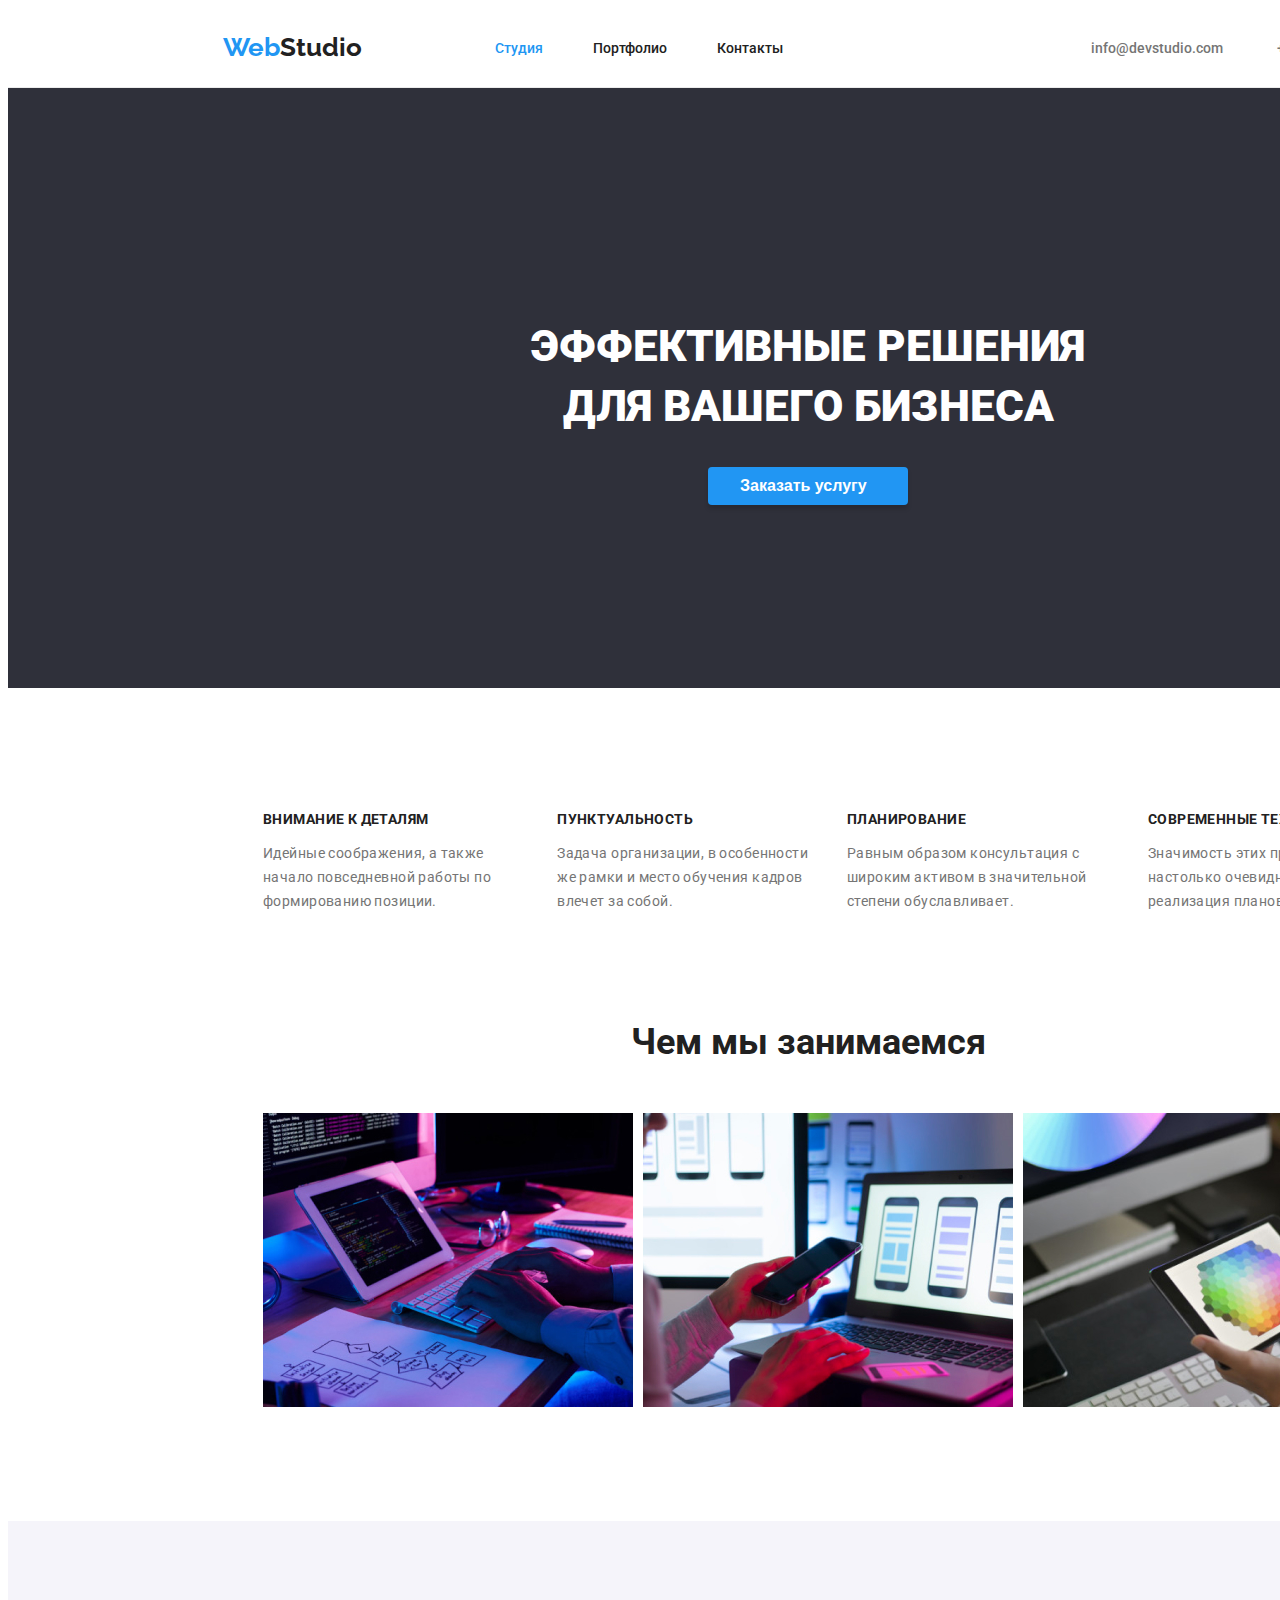
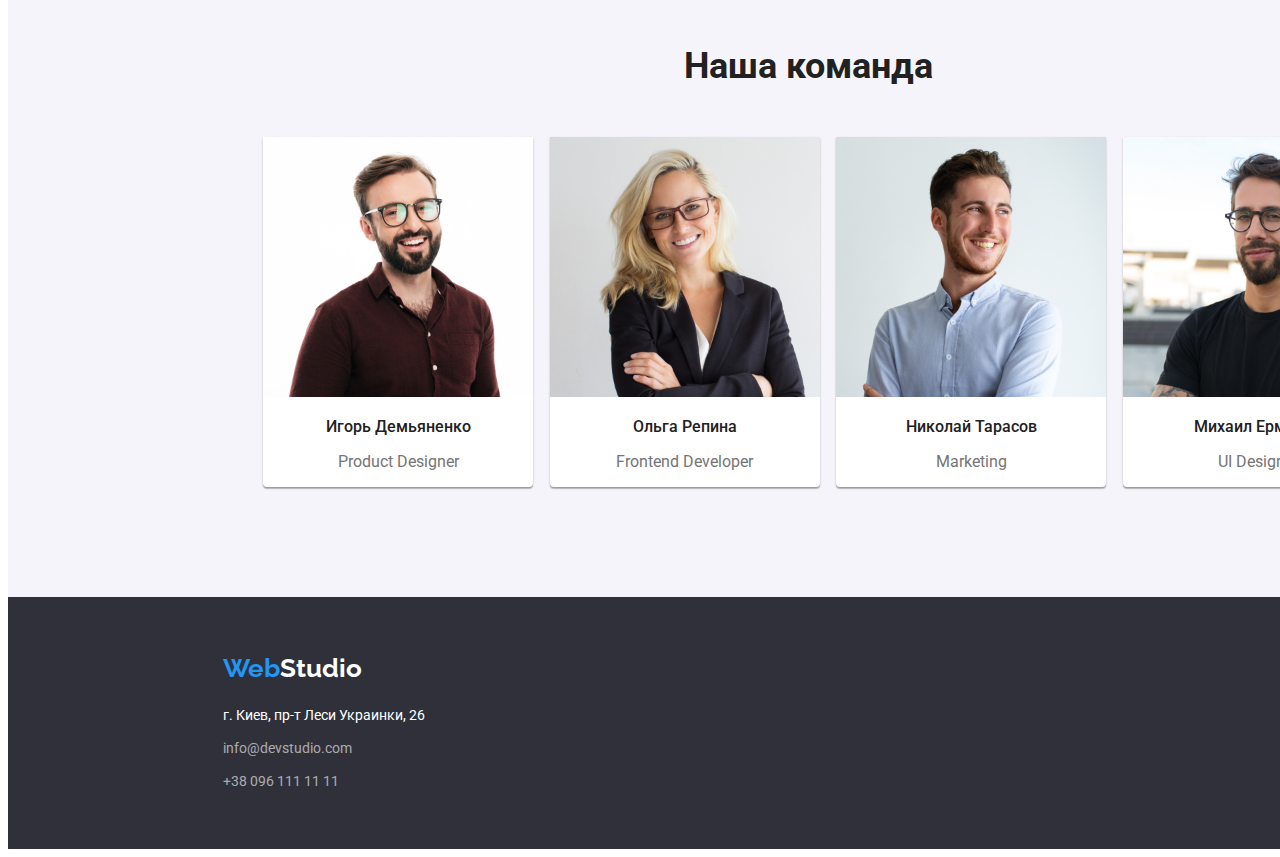
<file: index.html>
<!DOCTYPE html>
<html lang="en">
<head>
    <meta charset="UTF-8">
    <meta http-equiv="X-UA-Compatible" content="IE=edge">
    <meta name="viewport" content="width=device-width, initial-scale=1.0">
    <link href="https://fonts.googleapis.com/css2?family=Raleway:wght@700&family=Roboto:wght@400;500;700;900&display=swap" rel="stylesheet">
    <link rel="stylesheet" href="./css/style.css">
    <title>Studio</title>
</head>
<body>

    <div class="wrapper">

        <!-- Header - block -->


        <header class="header">
            <a href="./index.html" class="header-logo"><span class="logo-web">Web</span><span class="logo-studio">Studio</span></a>
            <nav class="header-nav">
                <ul class="nav-list">
                    <li><a class="nav-link active" href="./index.html">Студия</a></li>
                    <li><a class="nav-link" href="./portfolio.html">Портфолио</a></li>
                    <li><a class="nav-link" href="#">Контакты</a></li>
                </ul>            
            </nav>
            <div class="header-contacts">
                <a href="mailto:info@devstudio.com" class="contacts-mail">info@devstudio.com</a>
                <a href="tel:+380961111111" class="contacts-number">+38 096 111 11 11</a>
            </div>
        </header>


        <!-- Main - Block, Studio (index) Page -->

        <main class="main-block">
            <section class="title-section">
                <h1>Эффективные решения <br/> для вашего бизнеса</h1>
                <button type="button" class="get-btn">Заказать услугу</button>
            </section>

            <div class="container">
                <section class="about">
                    <ul class="about-list">
                        <li class="about-item">
                            <h3 class="about-item-title">Внимание к деталям</h3>
                            <p>Идейные соображения, а также начало повседневной работы по формированию позиции.</p>
                        </li>
                        <li class="about-item">
                            <h3 class="about-item-title">Пунктуальность</h3>
                            <p>Задача организации, в особенности же рамки и место обучения кадров влечет за собой.</p>
                        </li>
                        <li class="about-item">
                            <h3 class="about-item-title">Планирование</h3>
                            <p>Равным образом консультация с широким активом в значительной степени обуславливает.</p>
                        </li>
                        <li class="about-item">
                            <h3 class="about-item-title">Современные технологии</h3>
                            <p>Значимость этих проблем настолько очевидна, что реализация плановых заданий.</p>
                        </li>
                    </ul>
                </section>
                
                <section class="we-do">
                    <h2>Чем мы занимаемся</h2>
                    <ul class="work-type-list">
                        <li><img src="./images/img-1.jpg" alt="пишет код на ПК" width="370"></li>
                        <li><img src="./images/img-2.jpg" alt="пишет код под телефон" width="370"></li>
                        <li><img src="./images/img-3.jpg" alt="пишет код под планшет" width="370"></li>
                    </ul>
                </section>
            </div>

                <section class="team-section container">
                    <h2>Наша команда</h2>
                    <ul class="team-list">
                        <li class="team-item">
                            <img src="./images/photo-1.jpg" alt="фото Игорь Демьяненко" width="270">
                            <h3>Игорь Демьяненко</h3>
                            <p class="team-item-text">Product Designer</p>
                        </li>
                        <li class="team-item">
                            <img src="./images/photo-2.jpg" alt="фото Ольга Репина" width="270">
                            <h3>Ольга Репина</h3>
                            <p class="team-item-text">Frontend Developer</p>
                        </li>
                        <li class="team-item">
                            <img src="./images/photo-3.jpg" alt="фото Николай Тарасов" width="270">
                            <h3>Николай Тарасов</h3>
                            <p class="team-item-text">Marketing</p>
                        </li>
                        <li class="team-item"> 
                            <img src="./images/photo-4.jpg" alt="фото Михаил Ермаков" width="270">
                            <h3>Михаил Ермаков</h3>
                            <p class="team-item-text">UI Designer</p>
                        </li>
                    </ul>
                </section>
        </main>


        <!-- Foote - block -->
        
        <footer class="footer container">
            <a href="./index.html"><span class="logo-web">Web</span><span class="footer-logo-studio">Studio</span></a>
            <address class="address">г. Киев, пр-т Леси Украинки, 26</address>
            <a href="mailto:info@devstudio.com" class="footer-mail">info@devstudio.com</a>
            <a href="tel:+380961111111" class="footer-number">+38 096 111 11 11</a>
        </footer>
    </div>
</body>
</html>
</file>
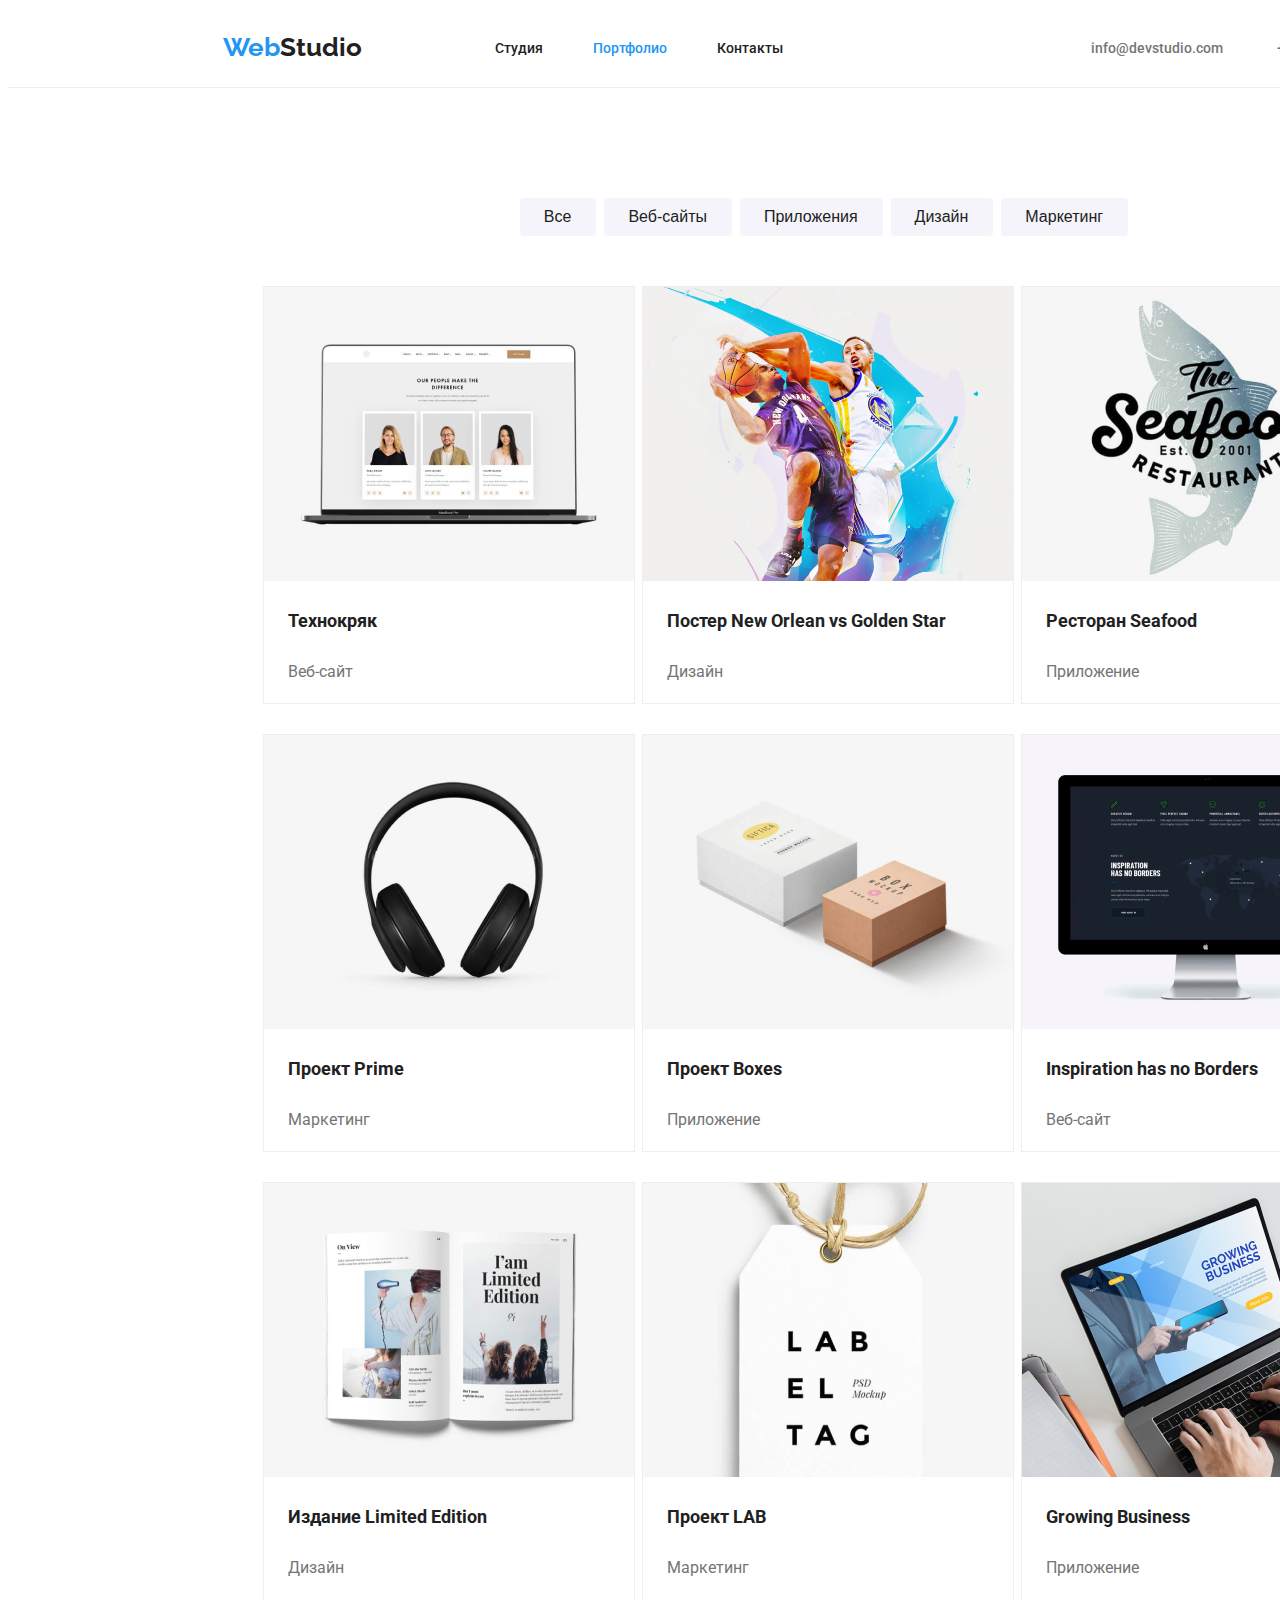
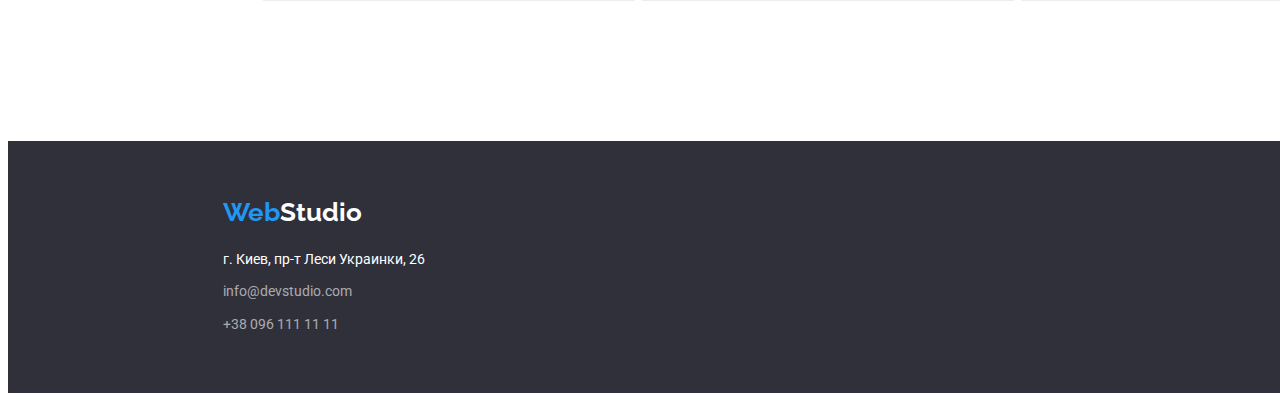
<file: portfolio.html>
<!DOCTYPE html>
<html lang="en">
<head>
    <meta charset="UTF-8">
    <meta http-equiv="X-UA-Compatible" content="IE=edge">
    <meta name="viewport" content="width=device-width, initial-scale=1.0">
    <link href="https://fonts.googleapis.com/css2?family=Raleway:wght@700&family=Roboto:wght@400;500;700;900&display=swap"
        rel="stylesheet">
    <link rel="stylesheet" href="./css/style.css">
    <title>Portfolio</title>
</head>
    <body>

        <div class="wrapper">

            <!-- Header - block -->

            <header class="header">
                <a href="./index.html" class="header-logo"><span class="logo-web">Web</span><span
                        class="logo-studio">Studio</span></a>
                <nav class="header-nav">
                    <ul class="nav-list">
                        <li><a class="nav-link" href="./index.html">Студия</a></li>
                        <li><a class="nav-link active" href="./portfolio.html">Портфолио</a></li>
                        <li><a class="nav-link" href="#">Контакты</a></li>
                    </ul>
                </nav>
                <div class="header-contacts">
                    <a href="mailto:info@devstudio.com" class="contacts-mail">info@devstudio.com</a>
                    <a href="tel:+380961111111" class="contacts-number">+38 096 111 11 11</a>
                </div>
            </header>

            <!-- Main-content - block -->

            <main class="container">
                
                <ul class="filter-btns">
                    <li><button type="button" class="filter-btn">Все</button></li>
                    <li><button type="button" class="filter-btn">Веб-сайты</button></li>
                    <li><button type="button" class="filter-btn">Приложения</button></li>
                    <li><button type="button" class="filter-btn">Дизайн</button></li>
                    <li><button type="button" class="filter-btn">Маркетинг</button></li>
                </ul>
                

                <ul class="works-list">
                    <li class="works-list-item">
                        <img src="./images/tehnokrak.jpg" alt="ноутбук" width="370"/>
                        <h3 class="item-title">Технокряк</h3>
                        <p class="works-item-text">Веб-сайт</p>
                    </li>
                    <li class="works-list-item">
                        <img src="./images/newOrlean.jpg" alt="постер дизайн" width="370"/>
                        <h3 class="item-title">Постер New Orlean vs Golden Star</h3>
                        <p class="works-item-text">Дизайн</p>
                    </li>
                    <li class="works-list-item">
                        <img src="./images/saefood.jpg" alt="лого ресторана" width="370"/>
                        <h3 class="item-title">Ресторан Seafood</h3>
                        <p class="works-item-text">Приложение</p>
                    </li>
                    <li class="works-list-item">
                        <img src="./images/prime-project.jpg" alt="наушники" width="370"/>
                        <h3 class="item-title">Проект Prime</h3>
                        <p class="works-item-text">Маркетинг</p>
                    </li>
                    <li class="works-list-item">
                        <img src="./images/boxes-project.jpg" alt="коробки" width="370"/>
                        <h3 class="item-title">Проект Boxes</h3>
                        <p class="works-item-text">Приложение</p>
                    </li>
                    <li class="works-list-item">
                        <img src="./images/inspiration-img.jpg" alt="монитор" width="370"/>
                        <h3 class="item-title">Inspiration has no Borders</h3>
                        <p class="works-item-text">Веб-сайт</p>
                    </li>
                    <li class="works-list-item">
                        <img src="./images/limited-edition-img.jpg" alt="журнал" width="370"/>
                        <h3 class="item-title">Издание Limited Edition</h3>
                        <p class="works-item-text">Дизайн</p>
                    </li>
                    <li class="works-list-item">
                        <img src="./images/lab-proj-img.jpg" alt="бирка" width="370"/>
                        <h3 class="item-title">Проект LAB</h3>
                        <p class="works-item-text">Маркетинг</p>
                    </li>
                    <li class="works-list-item">
                        <img src="./images/growing-img.jpg" alt="ноутбук" width="370"/>
                        <h3 class="item-title">Growing Business</h3>
                        <p class="works-item-text">Приложение</p>
                    </li>
                </ul>
            </main>    

            <!-- Footer - block     -->

            <footer class="footer container">
                <a href="./index.html"><span class="logo-web">Web</span><span class="footer-logo-studio">Studio</span></a>
                <address class="address">г. Киев, пр-т Леси Украинки, 26</address>
                <a href="mailto:info@devstudio.com" class="footer-mail">info@devstudio.com</a>
                <a href="tel:+380961111111" class="footer-number">+38 096 111 11 11</a>
            </footer>
        </div>
    </body>
</html>
</file>
<file: css/style.css>
:root {
  --main-white-color: #ffffff;
  --background-dark-color: #2f303a;
  --background-light-color: #f5f4fa;
  --secondary-text-color: #757575;
  --main-text-color: #212121;
  --border-color: #ececec;
  --accent-color: #2196f3;
}

*,
*::before,
*::after {
  box-sizing: inherit;
}

body {
  font-family: 'Raleway', sans-serif;
  font-family: 'Roboto', sans-serif;
  box-sizing: border-box;
  color: var(--main-text-color);
}

ul {
  list-style: none;
}

a {
  text-decoration: none;
}

h1 {
  font-weight: 900;
  font-size: 44px;
  line-height: 1.36;
  text-align: center;
  text-transform: uppercase;
  color: var(--main-white-color);
}

h2 {
  font-weight: bold;
  font-size: 36px;
  line-height: 1.17;
  text-align: center;
  color: var(--main-text-color);
}

h3 {
  font-weight: 500;
  font-size: 16px;
  line-height: 1.19;
  color: var(--main-text-color);
}

.container {
  padding: 94px 215px 94px 215px;
}

.wrapper {
  width: 1600px;
}

/* Header - block */

.header {
  height: 80px;
  display: flex;
  flex-direction: row;
  align-items: center;
  border-bottom: 1px solid var(--border-color);
  padding: 0 215px 0 215px;
}

.logo-web {
  font-family: 'Raleway';
  font-weight: bold;
  font-size: 26px;
  line-height: 31px;
  letter-spacing: 1.2;
  color: var(--accent-color);
}

.logo-studio {
  font-family: 'Raleway';
  font-weight: bold;
  font-size: 26px;
  line-height: 1.19;
  color: var(--main-text-color);
}

.header-logo {
  margin-right: 93px;
}

.nav-list {
  display: flex;
  flex-direction: row;
}

.nav-link {
  font-weight: 500;
  font-size: 14px;
  line-height: 1.14;
  color: var(--main-text-color);
  margin-right: 50px;
}

.active {
  color: var(--accent-color);
}

.nav-link:hover,
.nav-link:focus {
  color: var(--accent-color);
}

.header-contacts {
  margin-left: auto;
}

.contacts-mail {
  margin-right: 50px;
}

.contacts-mail,
.contacts-number {
  font-weight: 500;
  font-size: 14px;
  line-height: 1.15;
  color: var(--secondary-text-color);
}

.contacts-mail:hover,
.contacts-number:hover,
.contacts-mail:focus,
.contacts-number:focus {
  color: var(--accent-color);
}

/* Main - block Studio - page */

.title-section {
  display: flex;
  flex-direction: column;
  align-items: center;
  height: 600px;
  padding: 200px 452px;
  background-color: var(--background-dark-color);
}

.get-btn {
  cursor: pointer;
  padding: 10px 32px;
  height: 50px;
  width: 200px;
  background: var(--accent-color);
  box-shadow: 0px 4px 4px rgba(0, 0, 0, 0.15);
  border-radius: 4px;
  border: none;
  outline: none;
  font-weight: bold;
  font-size: 16px;
  color: var(--main-white-color);
  display: flex;
  flex-direction: row;
  align-items: center;
  text-align: center;
}

.about-list {
  display: flex;
  flex-direction: row;
  margin-bottom: 94px;
}

.about-item {
  font-size: 14px;
  line-height: 1.7;
  letter-spacing: 0.03em;
  color: var(--secondary-text-color);
}

.about-item-title {
  font-weight: bold;
  font-size: 14px;
  line-height: 1.14;
  text-transform: uppercase;
}

.about-item + .about-item {
  margin-left: 30px;
}

.work-type-list {
  display: flex;
  flex-direction: row;
  justify-content: space-between;
  margin-top: 50px;
}

.team-section {
  background: var(--background-light-color);
}

.team-list {
  display: flex;
  flex-direction: row;
  justify-content: space-between;
  margin-top: 50px;
}

.team-item {
  background: var(--main-white-color);
  box-shadow: 0px 1px 3px rgba(0, 0, 0, 0.12), 0px 1px 1px rgba(0, 0, 0, 0.14),
    0px 2px 1px rgba(0, 0, 0, 0.2);
  border-radius: 0px 0px 4px 4px;
  text-align: center;
}

.team-item-title {
  font-size: 16px;
  line-height: 1.19;
  color: var(--secondary-text-color);
}

.team-item-text {
  font-size: 16px;
  line-height: 1.19x;
  text-align: center;
  color: var(--secondary-text-color);
}

/* Main-block Portfolio-Page */

.filter-btns {
  font-family: 'Roboto';
  display: flex;
  flex-direction: row;
  justify-content: center;
  margin-bottom: 50px;
}

.filter-btn {
  cursor: pointer;
  margin-right: 8px;
  padding: 6px 25px 6px 24px;

  font-weight: 500;
  font-size: 16px;
  line-height: 1.6;
  text-align: center;
  color: var(--main-text-color);

  background: var(--background-light-color);
  border-radius: 4px;
  border: none;
  outline: none;
}

.filter-btn:focus,
.filter-btn:hover {
  background: var(--accent-color);
  box-shadow: 0px 3px 1px rgba(0, 0, 0, 0.1), 0px 1px 2px rgba(0, 0, 0, 0.08),
    0px 2px 2px rgba(0, 0, 0, 0.12);
  border-radius: 4px;
  color: var(--main-white-color);
}

.works-list {
  display: flex;
  flex-flow: row wrap;
  justify-content: space-between;
}

.works-list-item {
  border: 1px solid #eeeeee;
  margin-bottom: 30px;
}

.works-list-item > .item-title {
  margin-left: 24px;
  text-transform: none;
  font-weight: bold;
  font-size: 18px;
  line-height: 2;
  color: var(--main-text-color);
}

.works-list-item > .works-item-text {
  font-size: 16px;
  line-height: 1.9;
  color: var(--secondary-text-color);
  margin-left: 24px;
}

/* Footer - block */

.footer {
  height: 252px;
  background: var(--background-dark-color);
  display: flex;
  flex-direction: column;
  justify-content: center;
}

.footer-logo-studio {
  font-family: 'Raleway';
  font-weight: bold;
  font-size: 26px;
  line-height: 1.19;
  color: var(--main-white-color);
}

.address {
  font-size: 14px;
  font-style: normal;
  line-height: 1.7;
  color: var(--main-white-color);
  margin-top: 20px;
}

.footer-mail {
  font-size: 14px;
  line-height: 1.7;
  color: rgba(255, 255, 255, 0.6);
  margin-top: 9px;
  margin-bottom: 9px;
}

.footer-number {
  font-size: 14px;
  line-height: 1.7;
  color: rgba(255, 255, 255, 0.6);
}

.footer-mail:focus,
.footer-number:focus,
.footer-mail:hover,
.footer-number:hover {
  color: var(--accent-color);
}
</file>
